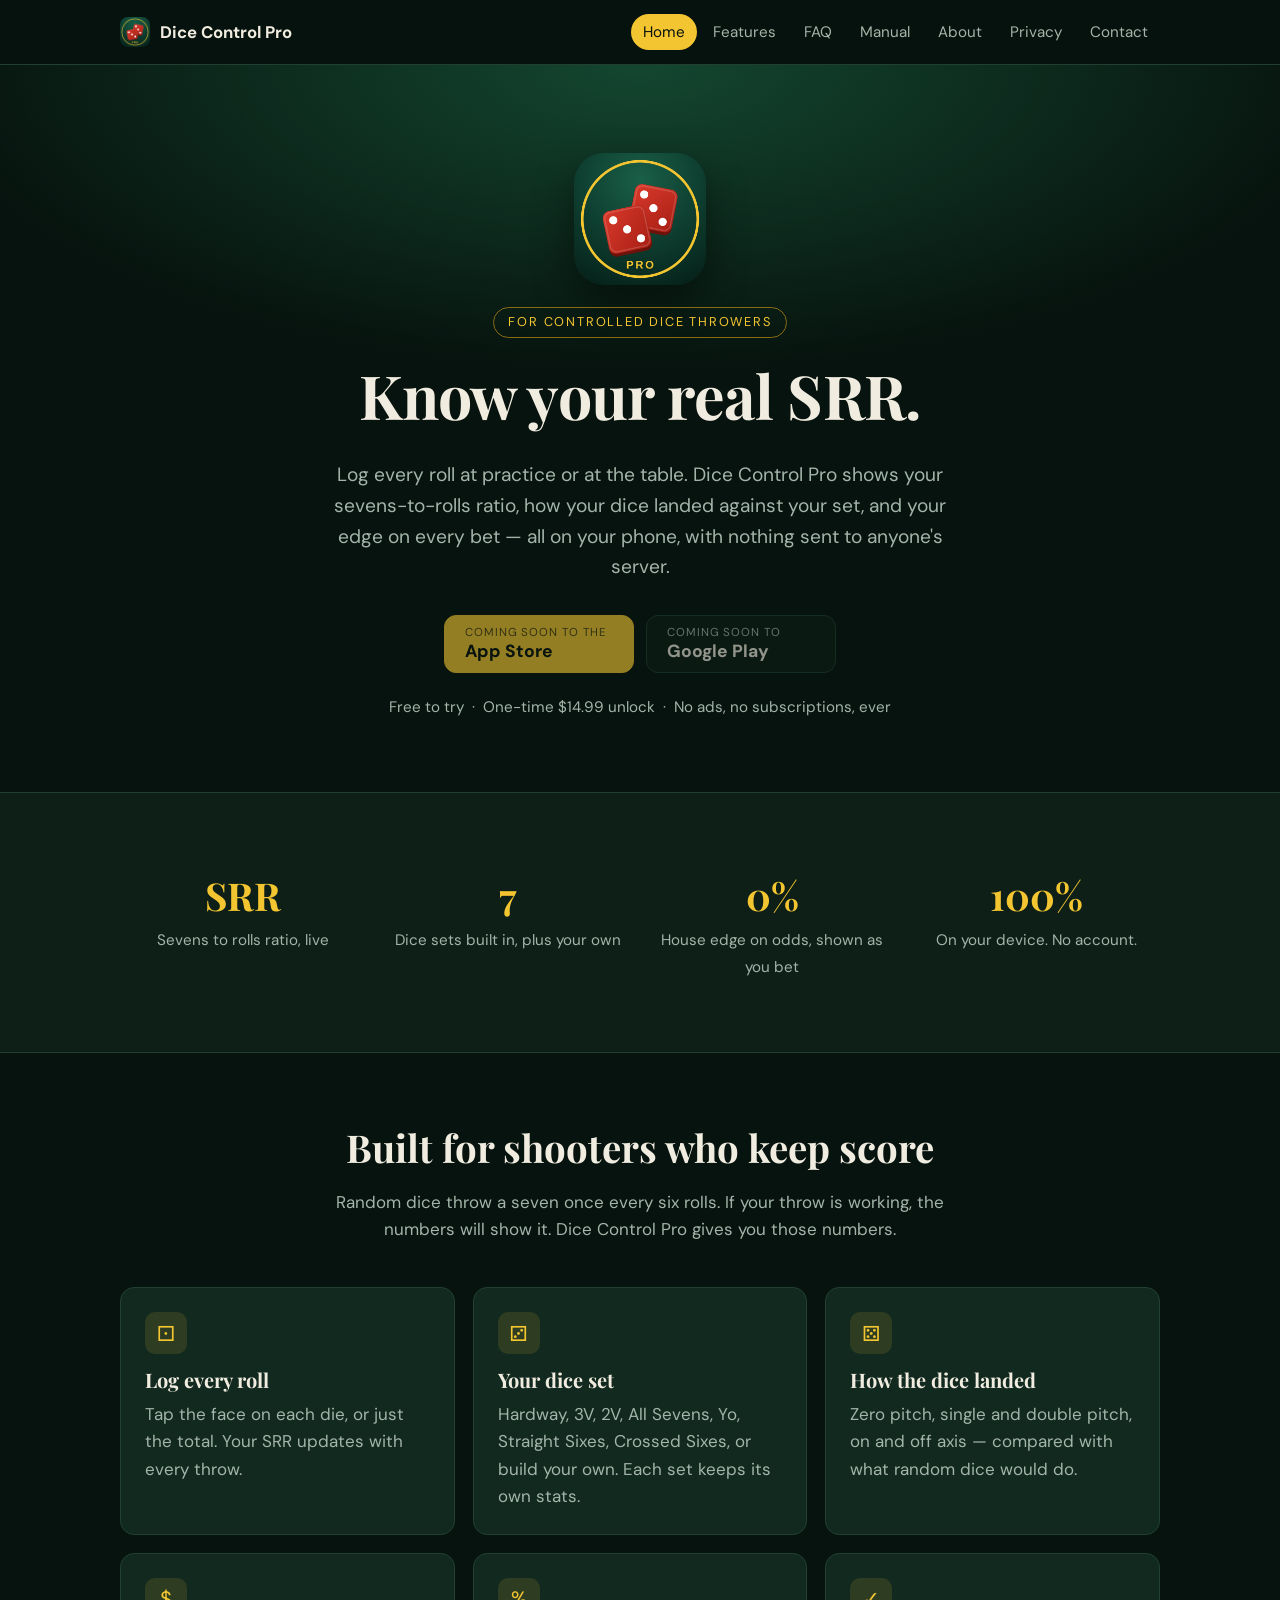
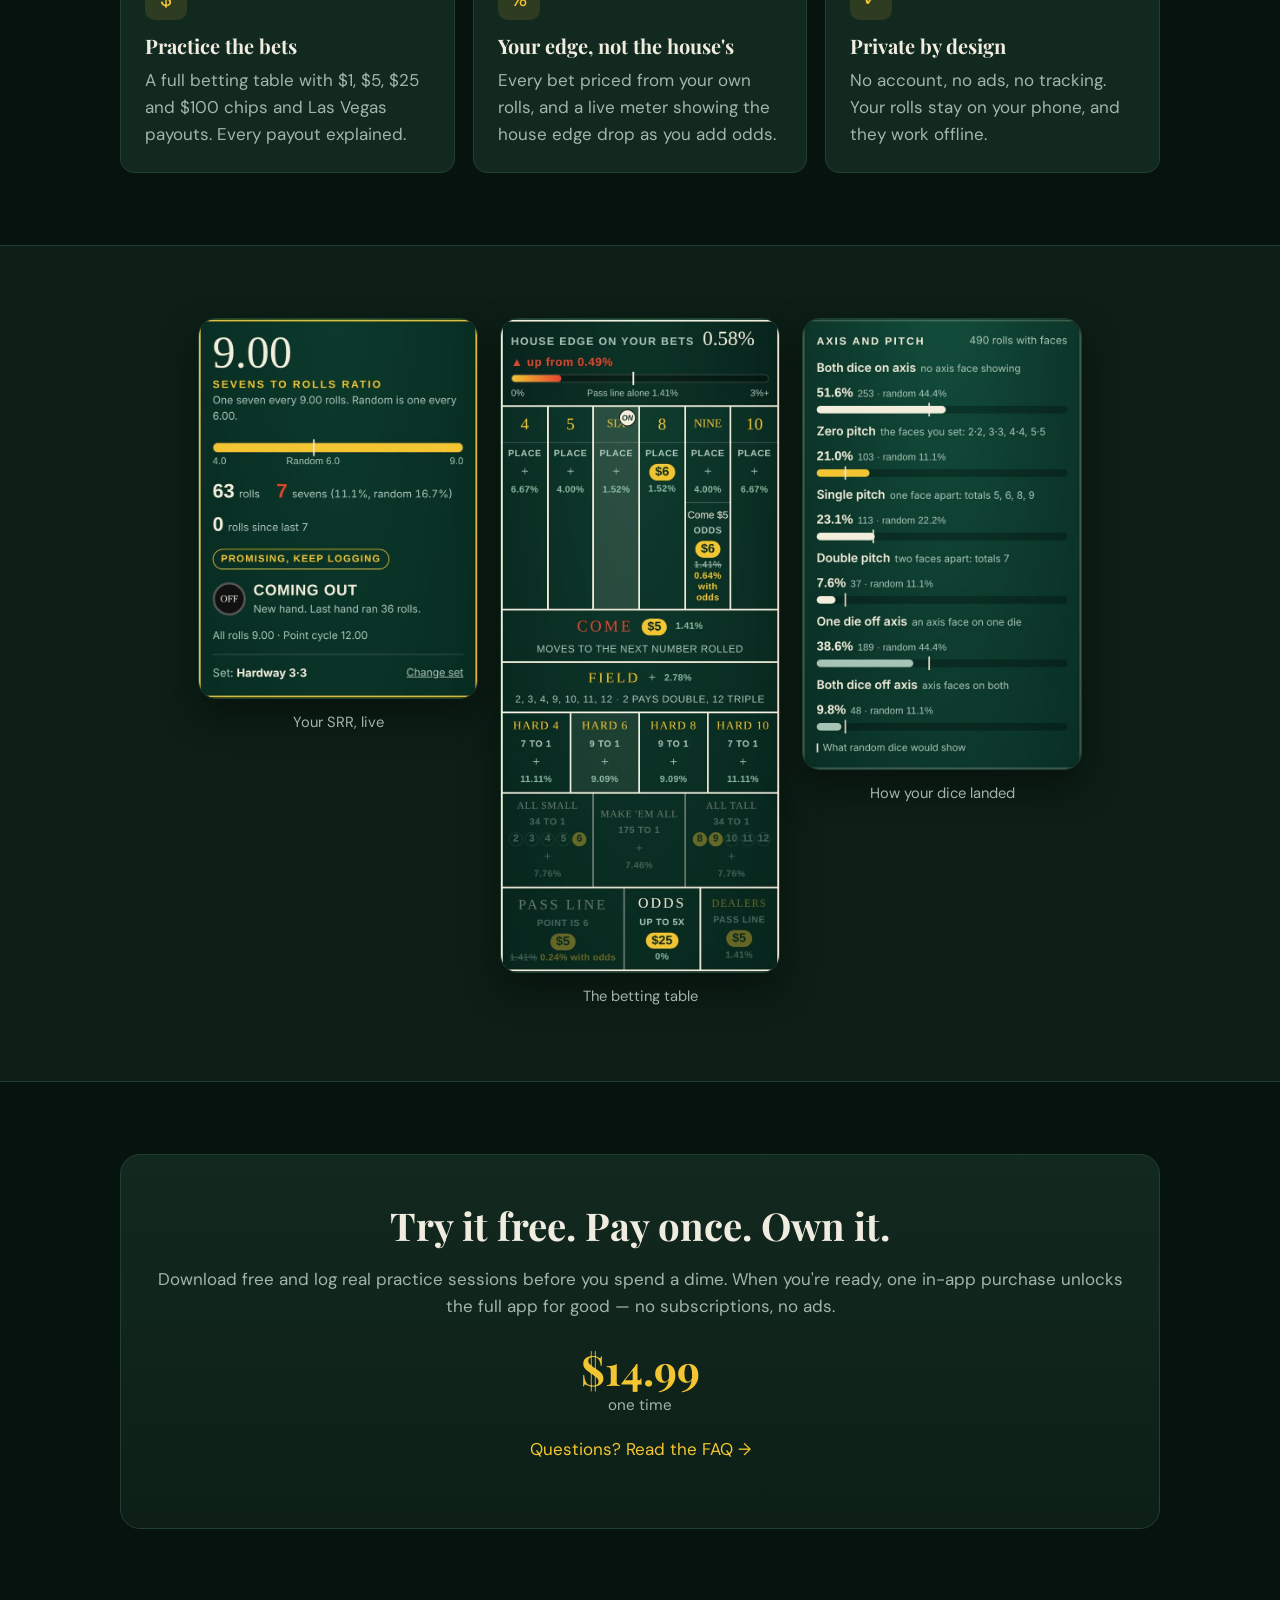
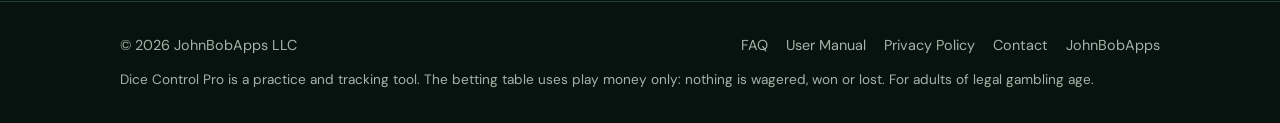
<file: index.html>
<!doctype html>
<html lang="en">
<head>
  <!-- Google tag -->
  <script async src="https://www.googletagmanager.com/gtm.js?id=GTM-M3QT35DV"></script>
  <script>
    window.dataLayer = window.dataLayer || [];
    function gtag(){dataLayer.push(arguments);}
    gtag('js', new Date());
  </script>
  <meta charset="utf-8">
  <meta name="viewport" content="width=device-width, initial-scale=1">
  <title>Dice Control Pro — Track Your SRR, Know Your Edge</title>
  <meta name="description" content="Dice Control Pro is a practice tracker for controlled dice throwers. Log every roll, see your sevens-to-rolls ratio, how your dice landed against your set, and your edge on every craps bet. Free to try, one-time $14.99 unlock.">
  <link rel="icon" href="favicon.png" type="image/png">
  <link rel="apple-touch-icon" href="apple-touch-icon.png">
  <meta property="og:title" content="Dice Control Pro — Track Your SRR, Know Your Edge">
  <meta property="og:description" content="Dice Control Pro is a practice tracker for controlled dice throwers. Log every roll, see your sevens-to-rolls ratio, how your dice landed against your set, and your edge on every craps bet. Free to try, one-time $14.99 unlock.">
  <meta property="og:type" content="website">
  <meta property="og:url" content="https://dicecontrolpro.com/">
  <meta property="og:image" content="https://dicecontrolpro.com/og.png">
  <link rel="preconnect" href="https://fonts.googleapis.com">
  <link rel="preconnect" href="https://fonts.gstatic.com" crossorigin>
  <link href="https://fonts.googleapis.com/css2?family=DM+Sans:wght@400;500;700&family=Playfair+Display:wght@700&display=swap" rel="stylesheet">
  <link rel="stylesheet" href="style.css">
</head>
<body>
  <header class="site-header">
    <div class="wrap">
      <a class="brand" href="./"><img src="favicon.png" alt="">Dice Control Pro</a>
      <nav class="nav" aria-label="Main">
        <a href="./" aria-current="page">Home</a>
        <a href="features.html">Features</a>
        <a href="faq.html">FAQ</a>
        <a href="manual.html">Manual</a>
        <a href="about.html">About</a>
        <a href="privacy.html">Privacy</a>
        <a href="contact.html">Contact</a>
      </nav>
    </div>
  </header>

  <main>
    <section class="hero">
      <div class="wrap">
        <img class="hero-icon" src="icon-512.png" alt="Dice Control Pro app icon">
        <span class="eyebrow">For controlled dice throwers</span>
        <h1>Know your real SRR.</h1>
        <p class="lead">Log every roll at practice or at the table. Dice Control Pro shows your sevens-to-rolls ratio, how your dice landed against your set, and your edge on every bet — all on your phone, with nothing sent to anyone's server.</p>
        <div class="buttons">
          <!-- When the app is live, replace href="#" with the store link and remove class "soon" -->
          <a class="btn primary soon" href="#" aria-disabled="true"><small>Coming soon to the</small><strong>App Store</strong></a>
          <a class="btn soon" href="#" aria-disabled="true"><small>Coming soon to</small><strong>Google Play</strong></a>
        </div>
        <p class="price-note">Free to try &nbsp;·&nbsp; One-time $14.99 unlock &nbsp;·&nbsp; No ads, no subscriptions, ever</p>
      </div>
    </section>

    <section class="alt">
      <div class="wrap">
        <div class="stat-row">
          <div class="stat"><strong>SRR</strong><span>Sevens to rolls ratio, live</span></div>
          <div class="stat"><strong>7</strong><span>Dice sets built in, plus your own</span></div>
          <div class="stat"><strong>0%</strong><span>House edge on odds, shown as you bet</span></div>
          <div class="stat"><strong>100%</strong><span>On your device. No account.</span></div>
        </div>
      </div>
    </section>

    <section>
      <div class="wrap">
        <div class="section-head">
          <h2>Built for shooters who keep score</h2>
          <p>Random dice throw a seven once every six rolls. If your throw is working, the numbers will show it. Dice Control Pro gives you those numbers.</p>
        </div>
        <div class="grid six">
          <div class="card"><div class="icon">⚀&#xFE0E;</div><h3>Log every roll</h3><p>Tap the face on each die, or just the total. Your SRR updates with every throw.</p></div>
          <div class="card"><div class="icon">⚂&#xFE0E;</div><h3>Your dice set</h3><p>Hardway, 3V, 2V, All Sevens, Yo, Straight Sixes, Crossed Sixes, or build your own. Each set keeps its own stats.</p></div>
          <div class="card"><div class="icon">⚄&#xFE0E;</div><h3>How the dice landed</h3><p>Zero pitch, single and double pitch, on and off axis — compared with what random dice would do.</p></div>
          <div class="card"><div class="icon">$</div><h3>Practice the bets</h3><p>A full betting table with $1, $5, $25 and $100 chips and Las Vegas payouts. Every payout explained.</p></div>
          <div class="card"><div class="icon">%</div><h3>Your edge, not the house's</h3><p>Every bet priced from your own rolls, and a live meter showing the house edge drop as you add odds.</p></div>
          <div class="card"><div class="icon">✓</div><h3>Private by design</h3><p>No account, no ads, no tracking. Your rolls stay on your phone, and they work offline.</p></div>
        </div>
      </div>
    </section>

    <section class="alt">
      <div class="wrap">
        <div class="shots">
          <figure class="shot"><img src="roll-hero.jpg" alt="Roll screen showing SRR" loading="lazy"><figcaption>Your SRR, live</figcaption></figure>
          <figure class="shot"><img src="bet-table.jpg" alt="Betting table with chips and house edge meter" loading="lazy"><figcaption>The betting table</figcaption></figure>
          <figure class="shot"><img src="stats6.jpg" alt="Axis and pitch stats" loading="lazy"><figcaption>How your dice landed</figcaption></figure>
        </div>
      </div>
    </section>

    <section>
      <div class="wrap">
        <div class="cta">
          <h2>Try it free. Pay once. Own it.</h2>
          <p>Download free and log real practice sessions before you spend a dime. When you're ready, one in-app purchase unlocks the full app for good — no subscriptions, no ads.</p>
          <div class="pricebox"><strong>$14.99</strong><span>one time</span></div>
          <p style="margin-top:18px"><a href="faq.html">Questions? Read the FAQ →</a></p>
        </div>
      </div>
    </section>
  </main>

  <footer class="site-footer">
    <div class="wrap">
      <span>© 2026 JohnBobApps LLC</span>
      <nav aria-label="Footer">
        <a href="faq.html">FAQ</a>
        <a href="manual.html">User Manual</a>
        <a href="privacy.html">Privacy Policy</a>
        <a href="contact.html">Contact</a>
        <a href="https://johnbobapps.com">JohnBobApps</a>
      </nav>
      <p class="fineprint">Dice Control Pro is a practice and tracking tool. The betting table uses play money only: nothing is wagered, won or lost. For adults of legal gambling age.</p>
    </div>
  </footer>
</body>
</html>
</file>
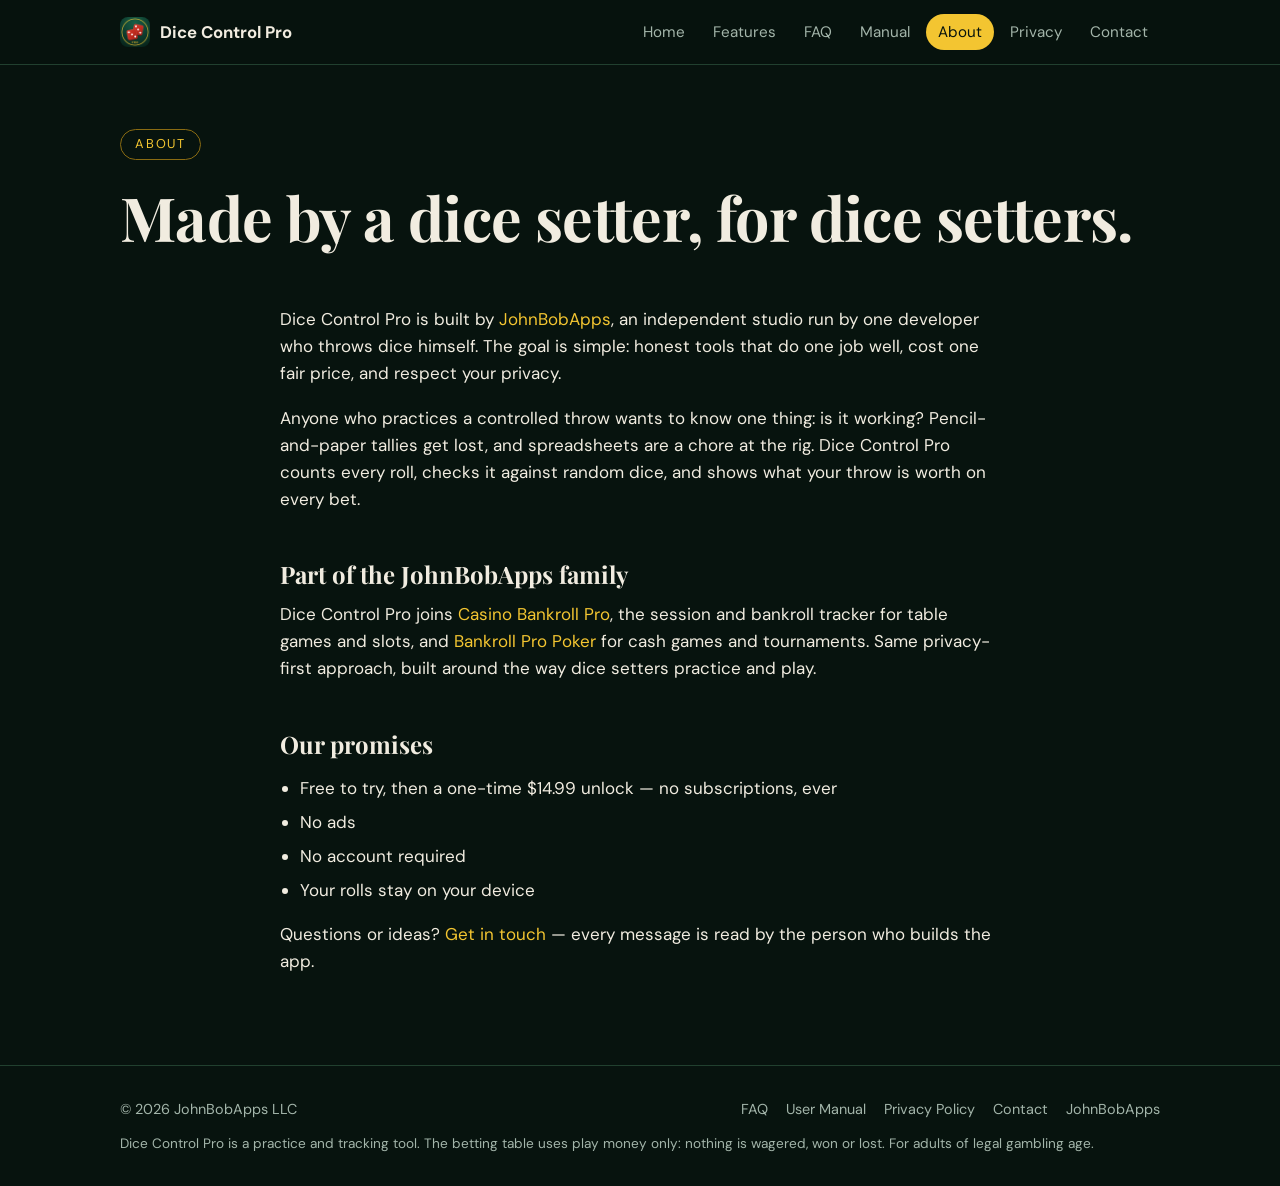
<file: about.html>
<!doctype html>
<html lang="en">
<head>
  <!-- Google tag -->
  <script async src="https://www.googletagmanager.com/gtm.js?id=GTM-M3QT35DV"></script>
  <script>
    window.dataLayer = window.dataLayer || [];
    function gtag(){dataLayer.push(arguments);}
    gtag('js', new Date());
  </script>
  <meta charset="utf-8">
  <meta name="viewport" content="width=device-width, initial-scale=1">
  <title>About — Dice Control Pro</title>
  <meta name="description" content="Dice Control Pro is built by JohnBobApps, an independent studio making privacy-first tools for casino players.">
  <link rel="icon" href="favicon.png" type="image/png">
  <link rel="apple-touch-icon" href="apple-touch-icon.png">
  <meta property="og:title" content="About — Dice Control Pro">
  <meta property="og:description" content="Dice Control Pro is built by JohnBobApps, an independent studio making privacy-first tools for casino players.">
  <meta property="og:type" content="website">
  <meta property="og:url" content="https://dicecontrolpro.com/about.html">
  <meta property="og:image" content="https://dicecontrolpro.com/og.png">
  <link rel="preconnect" href="https://fonts.googleapis.com">
  <link rel="preconnect" href="https://fonts.gstatic.com" crossorigin>
  <link href="https://fonts.googleapis.com/css2?family=DM+Sans:wght@400;500;700&family=Playfair+Display:wght@700&display=swap" rel="stylesheet">
  <link rel="stylesheet" href="style.css">
</head>
<body>
  <header class="site-header">
    <div class="wrap">
      <a class="brand" href="./"><img src="favicon.png" alt="">Dice Control Pro</a>
      <nav class="nav" aria-label="Main">
        <a href="./">Home</a>
        <a href="features.html">Features</a>
        <a href="faq.html">FAQ</a>
        <a href="manual.html">Manual</a>
        <a href="about.html" aria-current="page">About</a>
        <a href="privacy.html">Privacy</a>
        <a href="contact.html">Contact</a>
      </nav>
    </div>
  </header>

  <main>
    <div class="wrap page-hero">
      <span class="eyebrow">About</span>
      <h1>Made by a dice setter, for dice setters.</h1>
    </div>

    <div class="wrap prose">
      <p>Dice Control Pro is built by <a href="https://johnbobapps.com">JohnBobApps</a>, an independent studio run by one developer who throws dice himself. The goal is simple: honest tools that do one job well, cost one fair price, and respect your privacy.</p>

      <p>Anyone who practices a controlled throw wants to know one thing: is it working? Pencil-and-paper tallies get lost, and spreadsheets are a chore at the rig. Dice Control Pro counts every roll, checks it against random dice, and shows what your throw is worth on every bet.</p>

      <h2>Part of the JohnBobApps family</h2>
      <p>Dice Control Pro joins <a href="https://casinobankrollpro.com">Casino Bankroll Pro</a>, the session and bankroll tracker for table games and slots, and <a href="https://pokerbankrollpro.app">Bankroll Pro Poker</a> for cash games and tournaments. Same privacy-first approach, built around the way dice setters practice and play.</p>

      <h2>Our promises</h2>
      <ul>
        <li>Free to try, then a one-time $14.99 unlock — no subscriptions, ever</li>
        <li>No ads</li>
        <li>No account required</li>
        <li>Your rolls stay on your device</li>
      </ul>

      <p>Questions or ideas? <a href="contact.html">Get in touch</a> — every message is read by the person who builds the app.</p>
    </div>
  </main>

  <footer class="site-footer">
    <div class="wrap">
      <span>© 2026 JohnBobApps LLC</span>
      <nav aria-label="Footer">
        <a href="faq.html">FAQ</a>
        <a href="manual.html">User Manual</a>
        <a href="privacy.html">Privacy Policy</a>
        <a href="contact.html">Contact</a>
        <a href="https://johnbobapps.com">JohnBobApps</a>
      </nav>
      <p class="fineprint">Dice Control Pro is a practice and tracking tool. The betting table uses play money only: nothing is wagered, won or lost. For adults of legal gambling age.</p>
    </div>
  </footer>
</body>
</html>
</file>
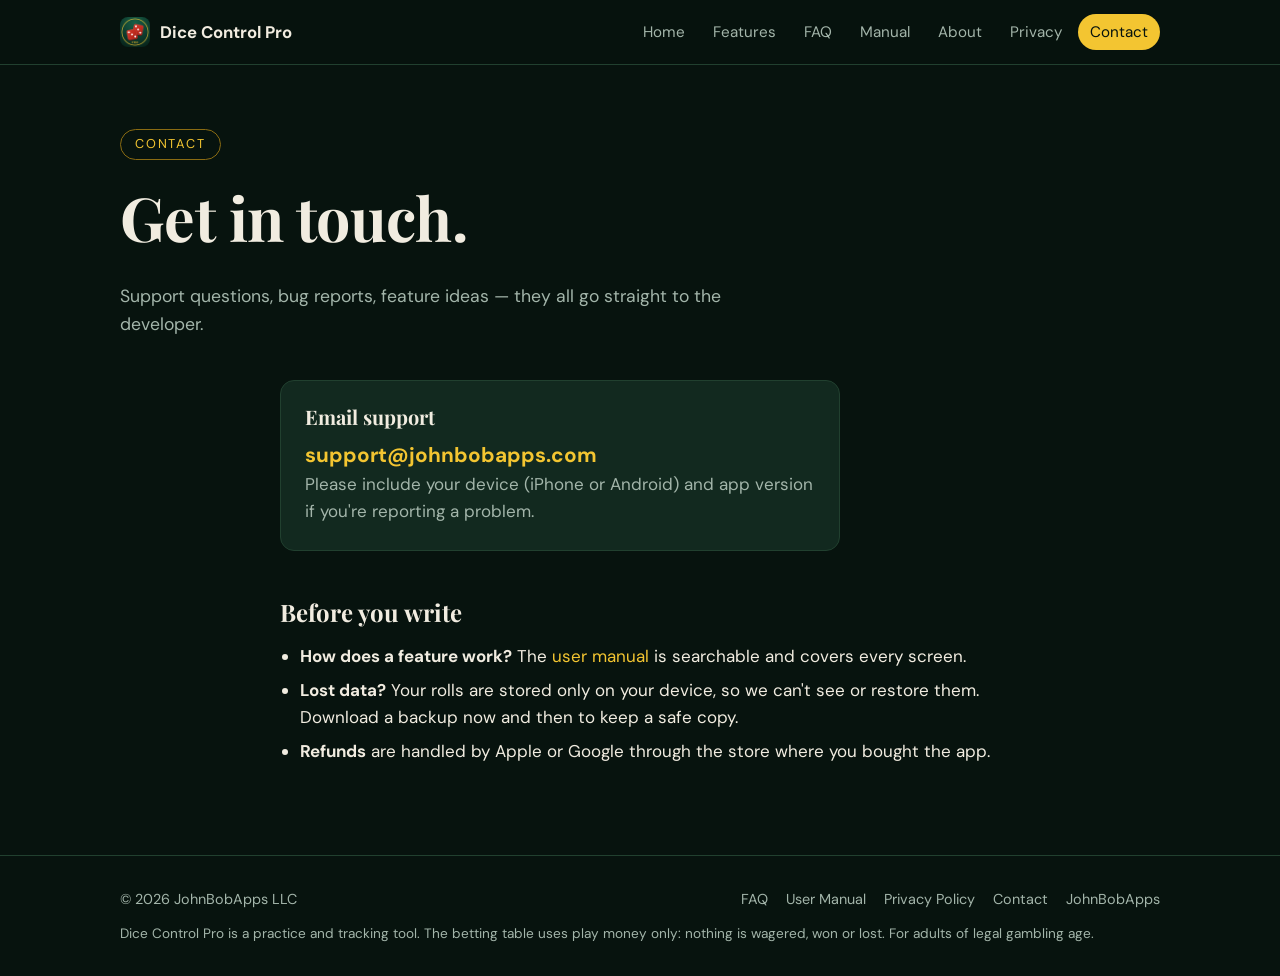
<file: contact.html>
<!doctype html>
<html lang="en">
<head>
  <!-- Google tag -->
  <script async src="https://www.googletagmanager.com/gtm.js?id=GTM-M3QT35DV"></script>
  <script>
    window.dataLayer = window.dataLayer || [];
    function gtag(){dataLayer.push(arguments);}
    gtag('js', new Date());
  </script>
  <meta charset="utf-8">
  <meta name="viewport" content="width=device-width, initial-scale=1">
  <title>Contact — Dice Control Pro</title>
  <meta name="description" content="Support questions, bug reports and feature ideas for Dice Control Pro go straight to the developer.">
  <link rel="icon" href="favicon.png" type="image/png">
  <link rel="apple-touch-icon" href="apple-touch-icon.png">
  <meta property="og:title" content="Contact — Dice Control Pro">
  <meta property="og:description" content="Support questions, bug reports and feature ideas for Dice Control Pro go straight to the developer.">
  <meta property="og:type" content="website">
  <meta property="og:url" content="https://dicecontrolpro.com/contact.html">
  <meta property="og:image" content="https://dicecontrolpro.com/og.png">
  <link rel="preconnect" href="https://fonts.googleapis.com">
  <link rel="preconnect" href="https://fonts.gstatic.com" crossorigin>
  <link href="https://fonts.googleapis.com/css2?family=DM+Sans:wght@400;500;700&family=Playfair+Display:wght@700&display=swap" rel="stylesheet">
  <link rel="stylesheet" href="style.css">
</head>
<body>
  <header class="site-header">
    <div class="wrap">
      <a class="brand" href="./"><img src="favicon.png" alt="">Dice Control Pro</a>
      <nav class="nav" aria-label="Main">
        <a href="./">Home</a>
        <a href="features.html">Features</a>
        <a href="faq.html">FAQ</a>
        <a href="manual.html">Manual</a>
        <a href="about.html">About</a>
        <a href="privacy.html">Privacy</a>
        <a href="contact.html" aria-current="page">Contact</a>
      </nav>
    </div>
  </header>

  <main>
    <div class="wrap page-hero">
      <span class="eyebrow">Contact</span>
      <h1>Get in touch.</h1>
      <p>Support questions, bug reports, feature ideas — they all go straight to the developer.</p>
    </div>

    <div class="wrap prose">
      <div class="card contact-card">
        <h3>Email support</h3>
        <p><a class="email" href="mailto:support@johnbobapps.com?subject=Dice%20Control%20Pro">support@johnbobapps.com</a></p>
        <p>Please include your device (iPhone or Android) and app version if you're reporting a problem.</p>
      </div>

      <h2>Before you write</h2>
      <ul>
        <li><strong>How does a feature work?</strong> The <a href="manual.html">user manual</a> is searchable and covers every screen.</li>
        <li><strong>Lost data?</strong> Your rolls are stored only on your device, so we can't see or restore them. Download a backup now and then to keep a safe copy.</li>
        <li><strong>Refunds</strong> are handled by Apple or Google through the store where you bought the app.</li>
      </ul>
    </div>
  </main>

  <footer class="site-footer">
    <div class="wrap">
      <span>© 2026 JohnBobApps LLC</span>
      <nav aria-label="Footer">
        <a href="faq.html">FAQ</a>
        <a href="manual.html">User Manual</a>
        <a href="privacy.html">Privacy Policy</a>
        <a href="contact.html">Contact</a>
        <a href="https://johnbobapps.com">JohnBobApps</a>
      </nav>
      <p class="fineprint">Dice Control Pro is a practice and tracking tool. The betting table uses play money only: nothing is wagered, won or lost. For adults of legal gambling age.</p>
    </div>
  </footer>
</body>
</html>
</file>
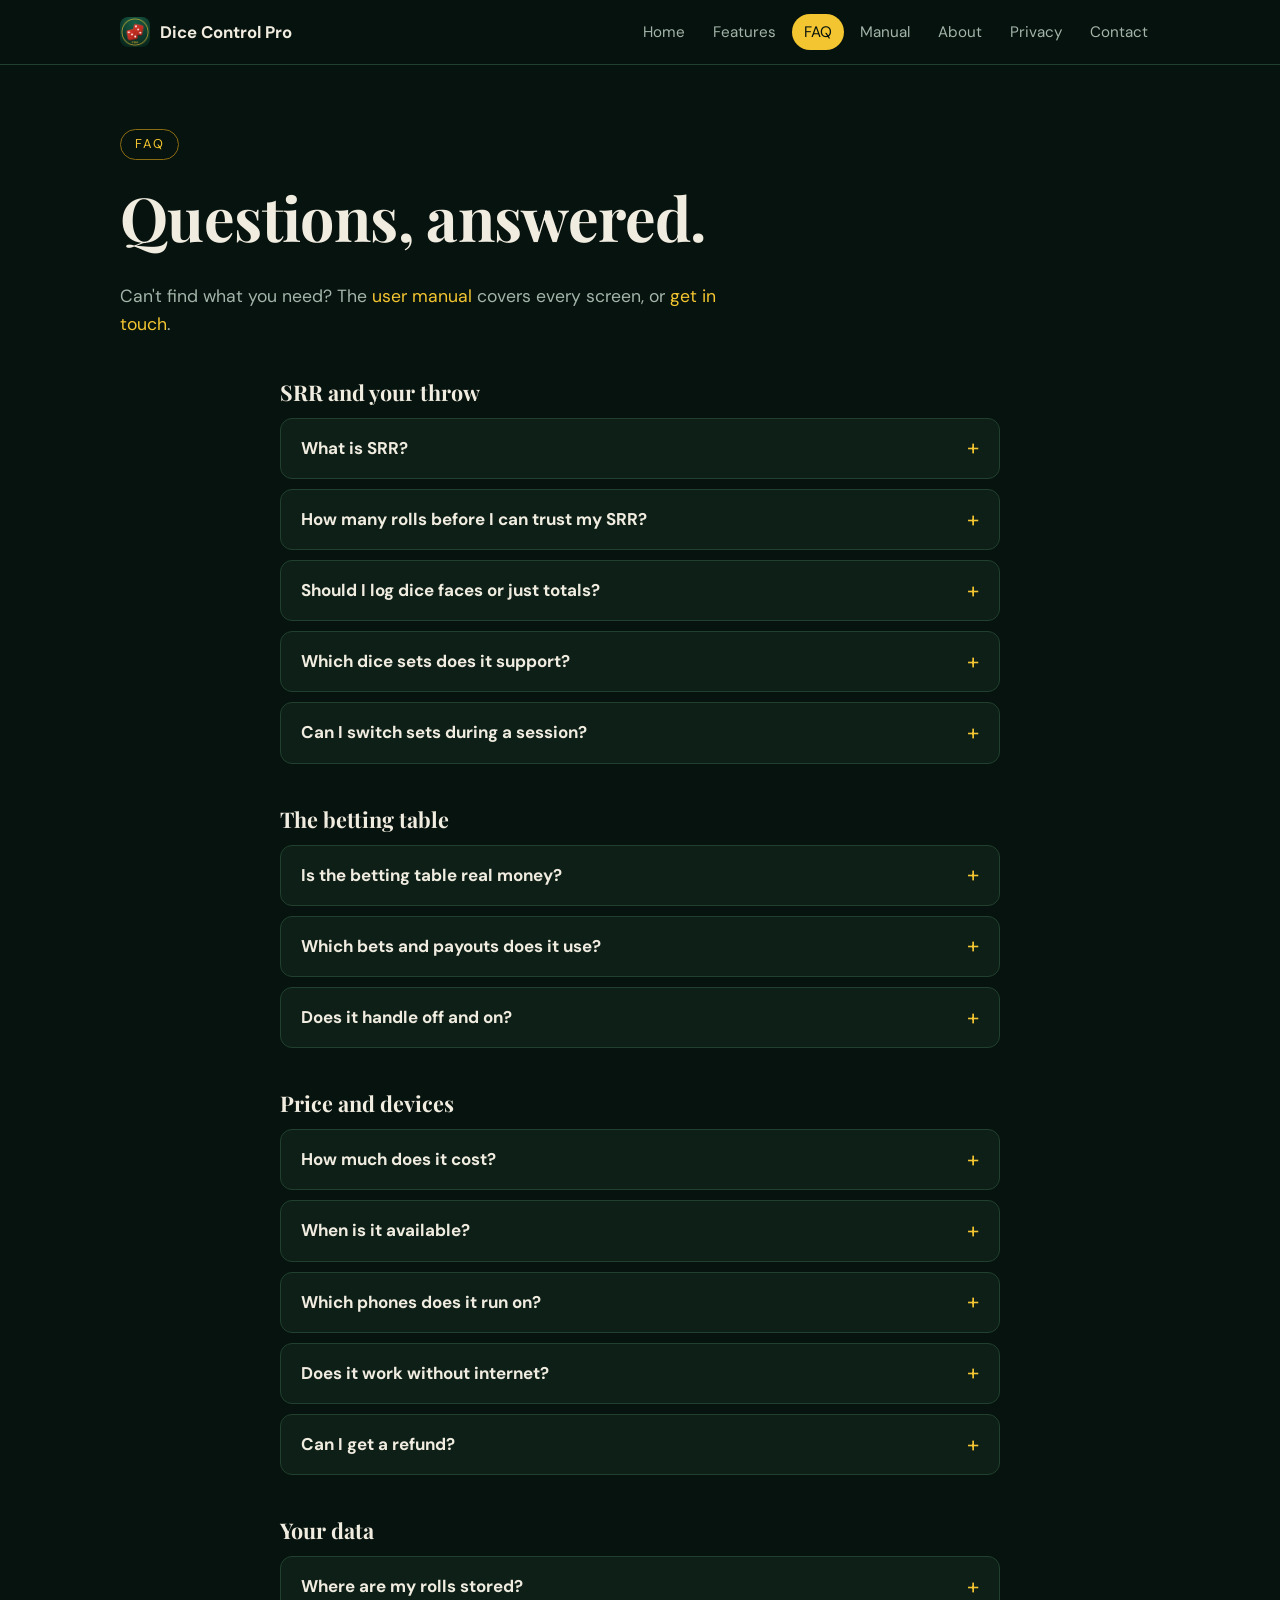
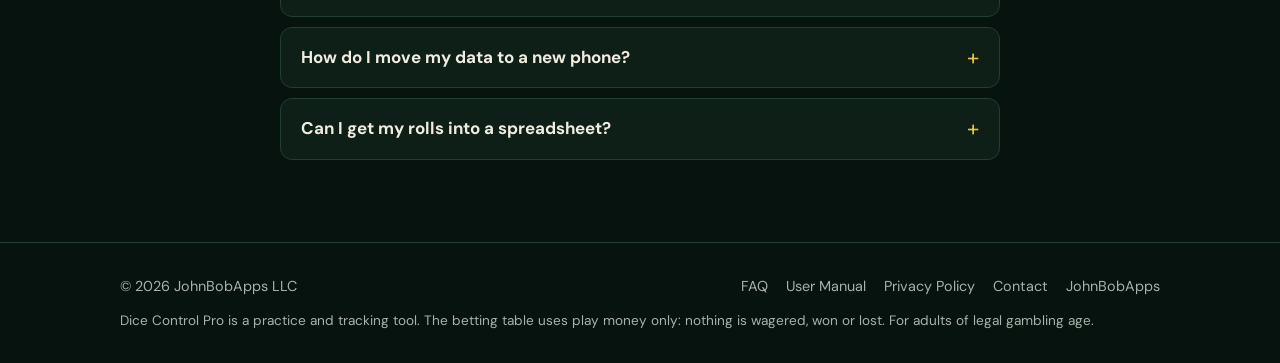
<file: faq.html>
<!doctype html>
<html lang="en">
<head>
  <!-- Google tag -->
  <script async src="https://www.googletagmanager.com/gtm.js?id=GTM-M3QT35DV"></script>
  <script>
    window.dataLayer = window.dataLayer || [];
    function gtag(){dataLayer.push(arguments);}
    gtag('js', new Date());
  </script>
  <meta charset="utf-8">
  <meta name="viewport" content="width=device-width, initial-scale=1">
  <title>FAQ — Dice Control Pro</title>
  <meta name="description" content="Answers about Dice Control Pro: SRR, dice sets, the betting table, pricing, privacy and backups.">
  <link rel="icon" href="favicon.png" type="image/png">
  <link rel="apple-touch-icon" href="apple-touch-icon.png">
  <meta property="og:title" content="FAQ — Dice Control Pro">
  <meta property="og:description" content="Answers about Dice Control Pro: SRR, dice sets, the betting table, pricing, privacy and backups.">
  <meta property="og:type" content="website">
  <meta property="og:url" content="https://dicecontrolpro.com/faq.html">
  <meta property="og:image" content="https://dicecontrolpro.com/og.png">
  <link rel="preconnect" href="https://fonts.googleapis.com">
  <link rel="preconnect" href="https://fonts.gstatic.com" crossorigin>
  <link href="https://fonts.googleapis.com/css2?family=DM+Sans:wght@400;500;700&family=Playfair+Display:wght@700&display=swap" rel="stylesheet">
  <link rel="stylesheet" href="style.css">
</head>
<body>
  <header class="site-header">
    <div class="wrap">
      <a class="brand" href="./"><img src="favicon.png" alt="">Dice Control Pro</a>
      <nav class="nav" aria-label="Main">
        <a href="./">Home</a>
        <a href="features.html">Features</a>
        <a href="faq.html" aria-current="page">FAQ</a>
        <a href="manual.html">Manual</a>
        <a href="about.html">About</a>
        <a href="privacy.html">Privacy</a>
        <a href="contact.html">Contact</a>
      </nav>
    </div>
  </header>

  <main>
    <div class="wrap page-hero">
      <span class="eyebrow">FAQ</span>
      <h1>Questions, answered.</h1>
      <p>Can't find what you need? The <a href="manual.html">user manual</a> covers every screen, or <a href="contact.html">get in touch</a>.</p>
    </div>

    <div class="wrap prose faq">
      <h2>SRR and your throw</h2>
        <details><summary>What is SRR?</summary><p>SRR is your sevens-to-rolls ratio: total rolls divided by the number of sevens. Random dice throw a seven on 6 of the 36 combinations, an SRR of 6.0. An SRR above 6.0 means you are throwing fewer sevens than random.</p></details>
        <details><summary>How many rolls before I can trust my SRR?</summary><p>A few hundred rolls can swing a lot by luck. The app's luck check shows how often random dice would match your number, and it labels small samples. Treat any figure from fewer than 5,000 rolls with a set as a rough guide.</p></details>
        <details><summary>Should I log dice faces or just totals?</summary><p>Faces, whenever you can. Faces let the app see whether your dice stayed on axis, power the axis and pitch stats, and decide hardway bets. Totals are faster but count toward SRR only.</p></details>
        <details><summary>Which dice sets does it support?</summary><p>Hardway (with 3, 2, 4 or 5 on top), 3V, 2V, All Sevens, Yo, Straight Sixes and Crossed Sixes are built in, and you can build any set of your own. Each set keeps its own SRR and stats.</p></details>
        <details><summary>Can I switch sets during a session?</summary><p>Yes. Switch any time, even mid-hand, such as a come-out set and then Hardway once the point is set. Your session, bets and the point carry on, and each roll is credited to the set you threw it with, so every set keeps its own SRR.</p></details>
      <h2>The betting table</h2>
        <details><summary>Is the betting table real money?</summary><p>No. The betting table uses a play-money bankroll so you can practice your betting with real Las Vegas payouts. Nothing is wagered, won or lost.</p></details>
        <details><summary>Which bets and payouts does it use?</summary><p>Pass line and come with true-odds odds up to 3-4-5x (or your own limit), place bets at 9 to 5, 7 to 5 and 7 to 6, hard 6 and 8 at 9 to 1, hard 4 and 10 at 7 to 1, the field with double on 2 and triple on 12, All Tall All Small, and a pass line bet for the dealers. Payouts round down to the dollar like a real table.</p></details>
        <details><summary>Does it handle off and on?</summary><p>Yes. When a come bet on a number wins while you have a new come bet in the come box, the bets stay put and you're paid the win, just like at the table.</p></details>
      <h2>Price and devices</h2>
        <details><summary>How much does it cost?</summary><p>Dice Control Pro is free to download and try. A one-time in-app purchase of $14.99 unlocks the full app for good. No subscriptions, no ads.</p></details>
        <details><summary>When is it available?</summary><p>Dice Control Pro is coming soon to the App Store and Google Play. Check back here, or follow JohnBobApps for the launch.</p></details>
        <details><summary>Which phones does it run on?</summary><p>iPhone (iOS) and Android phones.</p></details>
        <details><summary>Does it work without internet?</summary><p>Yes. Everything runs on your phone, so it works at a practice rig, in a casino or anywhere without a signal.</p></details>
        <details><summary>Can I get a refund?</summary><p>Refunds are handled by Apple or Google through the store where you made the purchase.</p></details>
      <h2>Your data</h2>
        <details><summary>Where are my rolls stored?</summary><p>Only on your device. There is no account and nothing is sent to any server, so nobody else sees your rolls unless you share them.</p></details>
        <details><summary>How do I move my data to a new phone?</summary><p>Use Download backup on the Sessions screen, move the file to your new phone, then use Restore from a backup file.</p></details>
        <details><summary>Can I get my rolls into a spreadsheet?</summary><p>Yes. Download rolls as CSV exports every roll from every session, with its set, how the dice landed and your notes. It opens in Excel or Google Sheets.</p></details>
    </div>
  </main>

  <footer class="site-footer">
    <div class="wrap">
      <span>© 2026 JohnBobApps LLC</span>
      <nav aria-label="Footer">
        <a href="faq.html">FAQ</a>
        <a href="manual.html">User Manual</a>
        <a href="privacy.html">Privacy Policy</a>
        <a href="contact.html">Contact</a>
        <a href="https://johnbobapps.com">JohnBobApps</a>
      </nav>
      <p class="fineprint">Dice Control Pro is a practice and tracking tool. The betting table uses play money only: nothing is wagered, won or lost. For adults of legal gambling age.</p>
    </div>
  </footer>
</body>
</html>
</file>
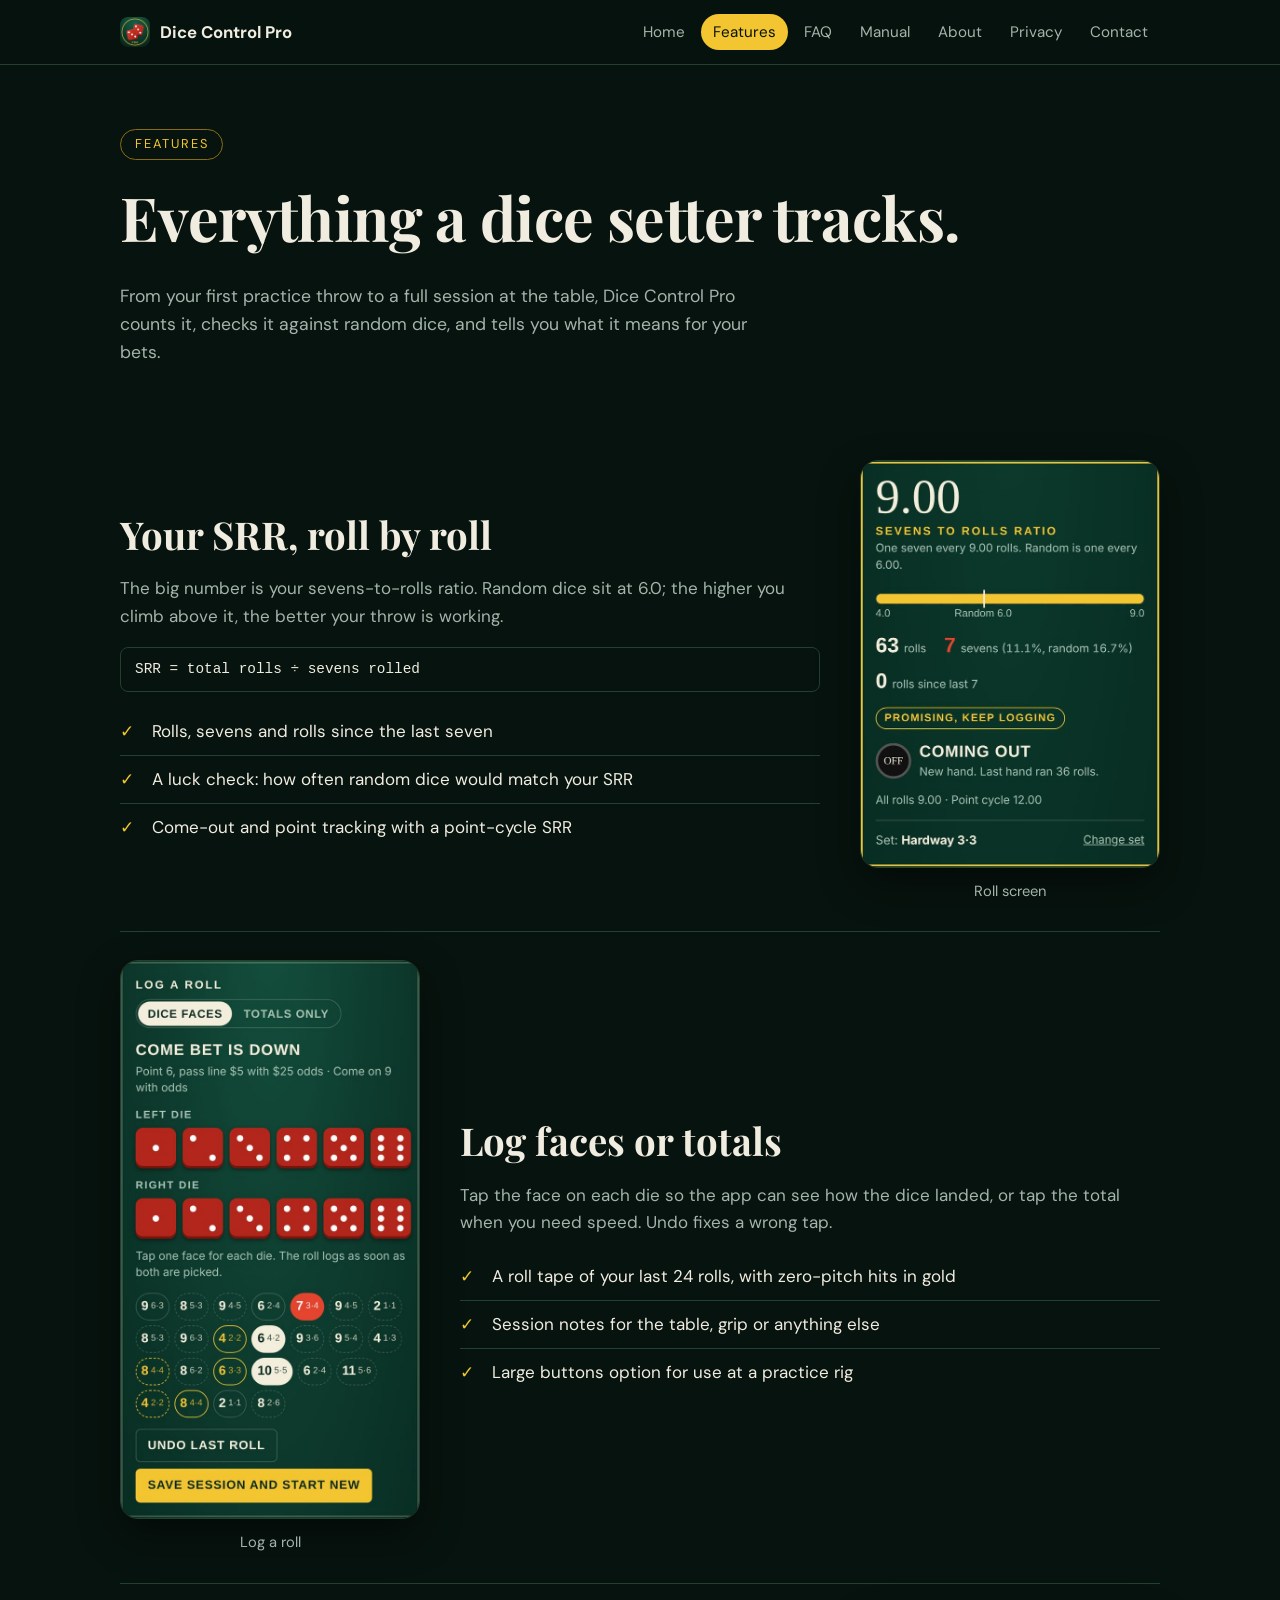
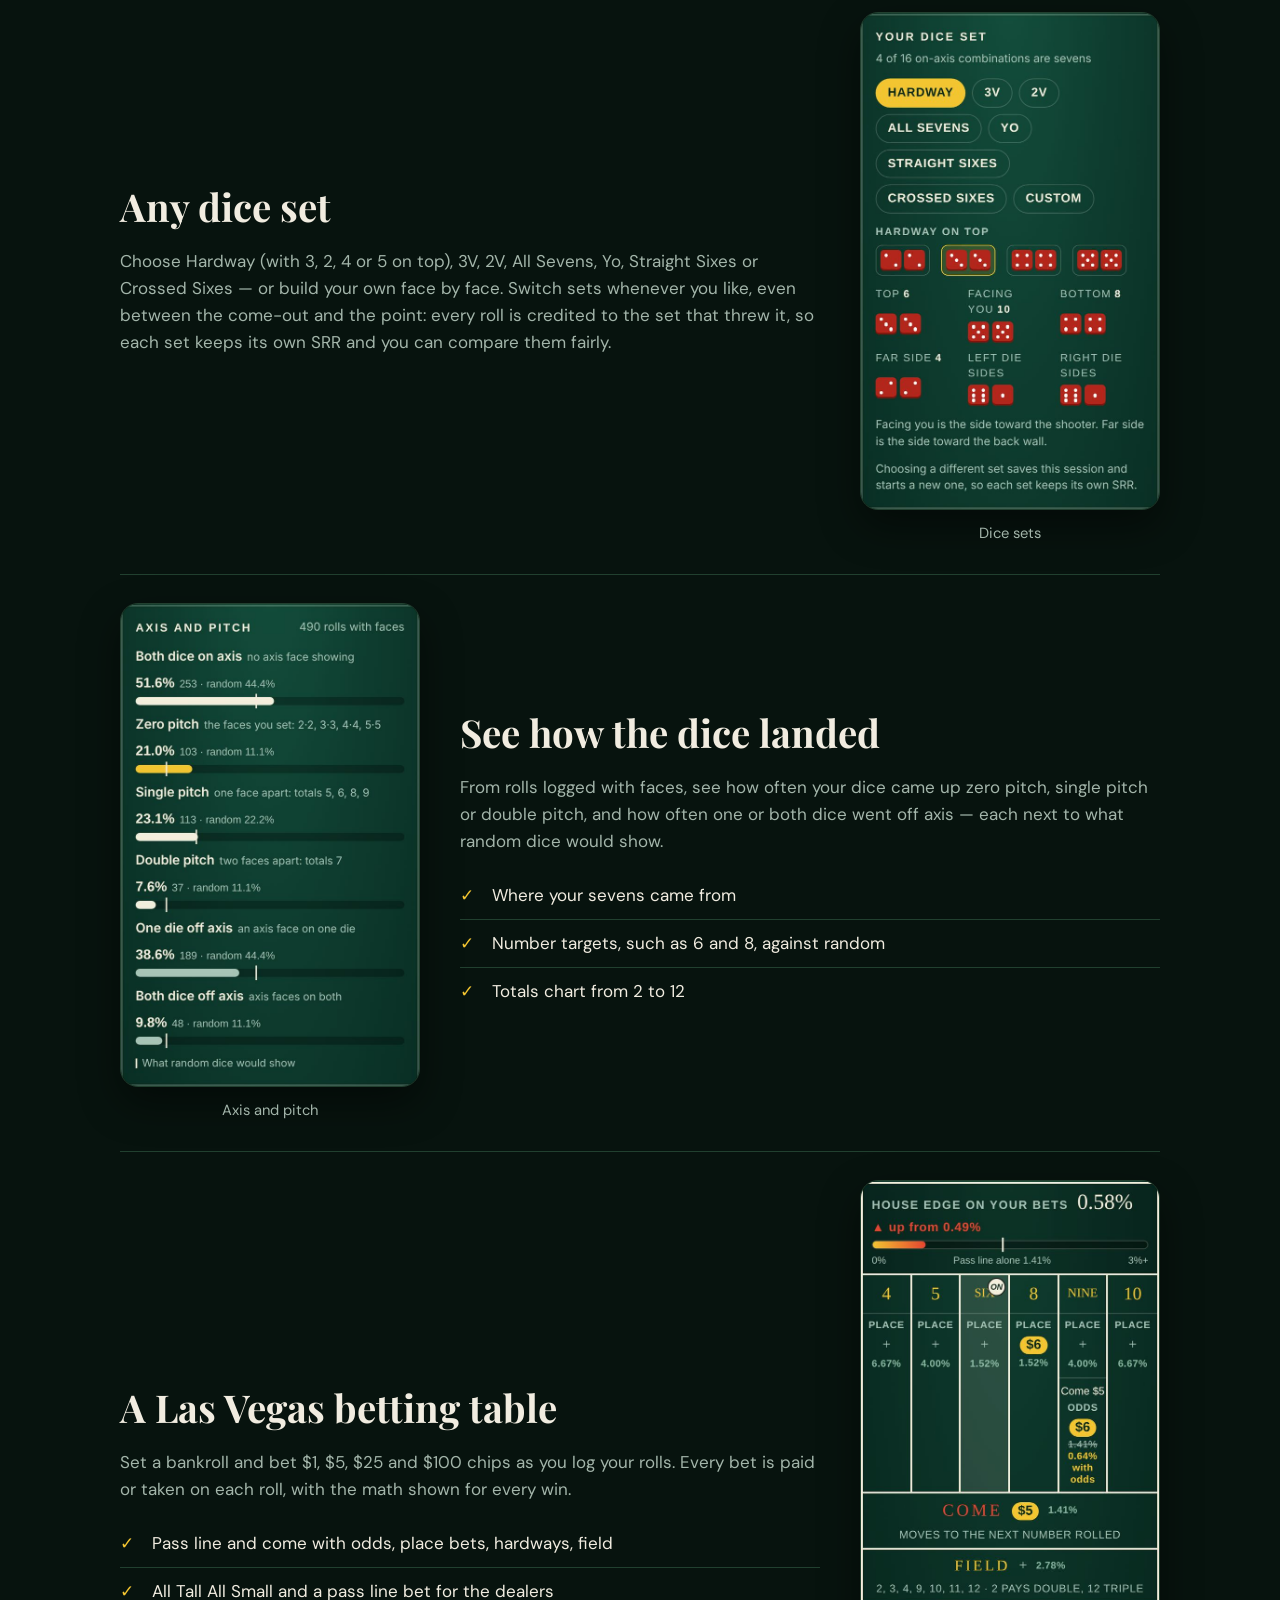
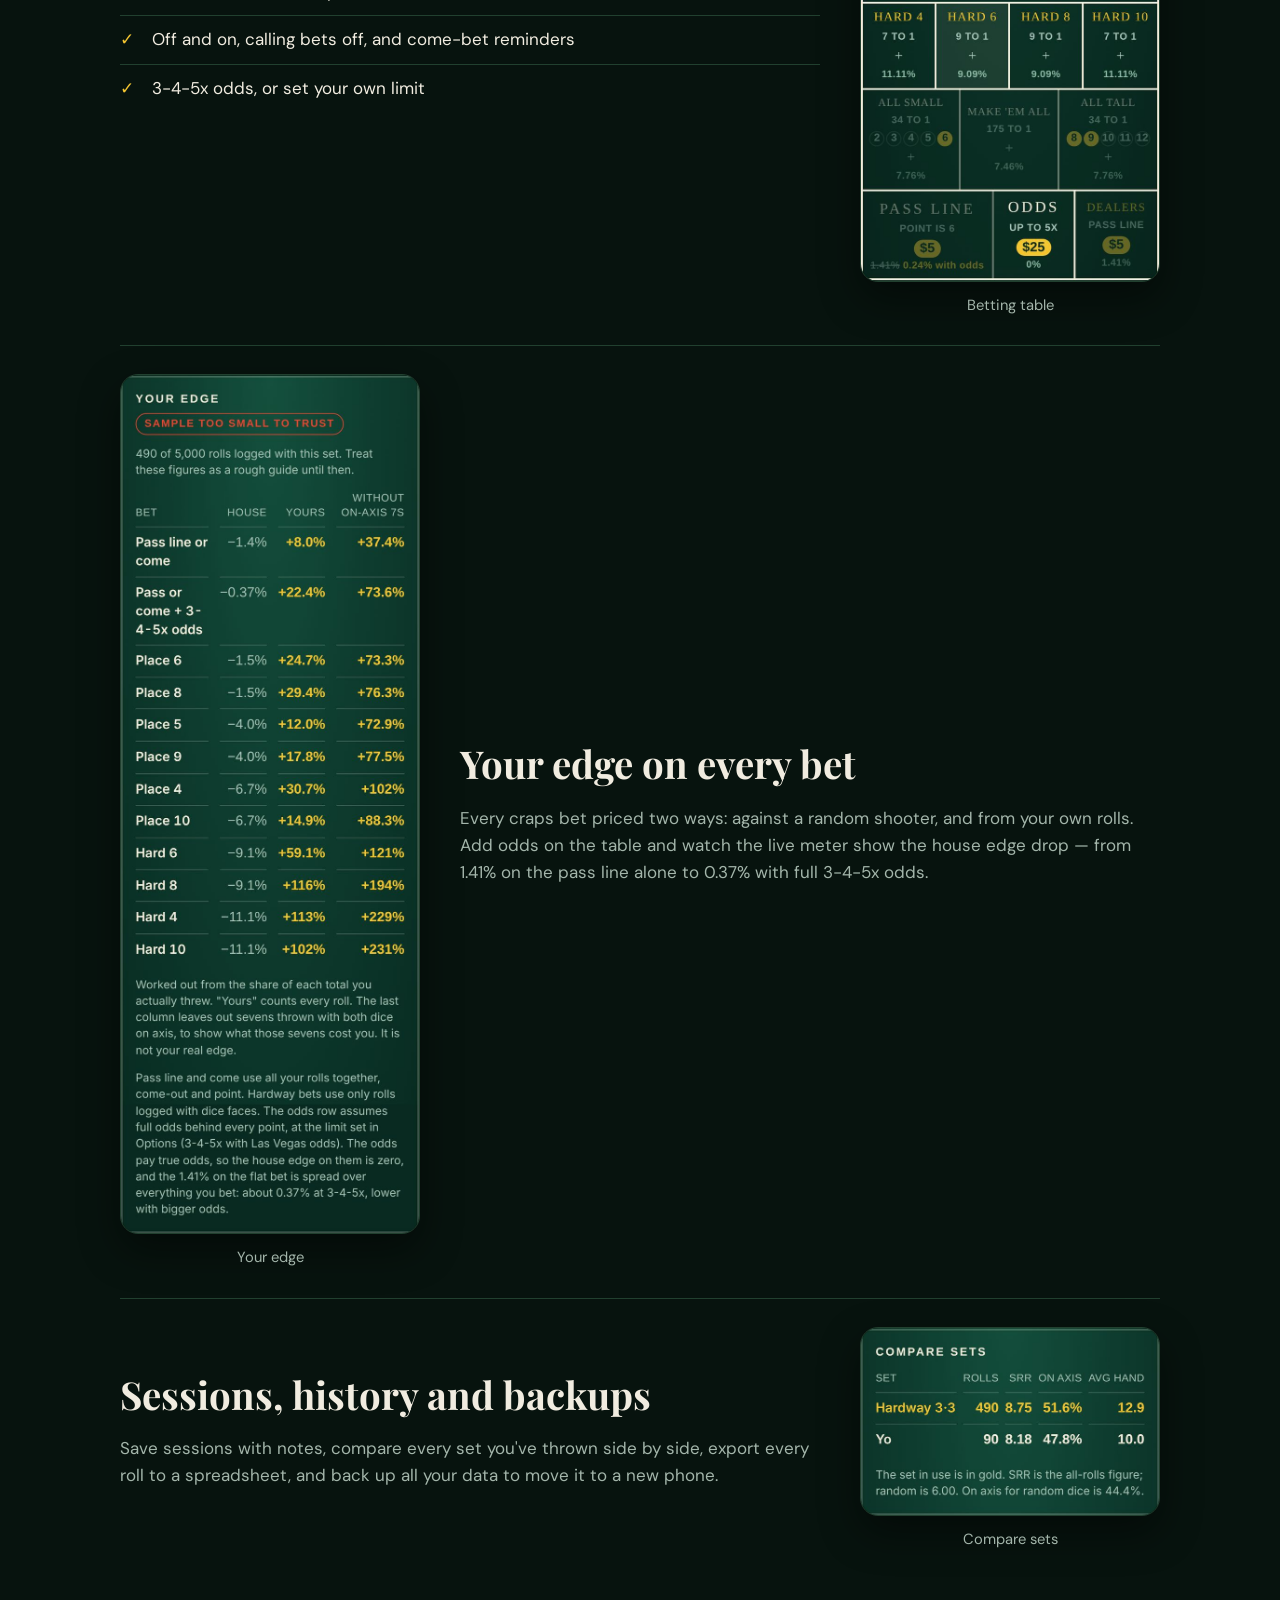
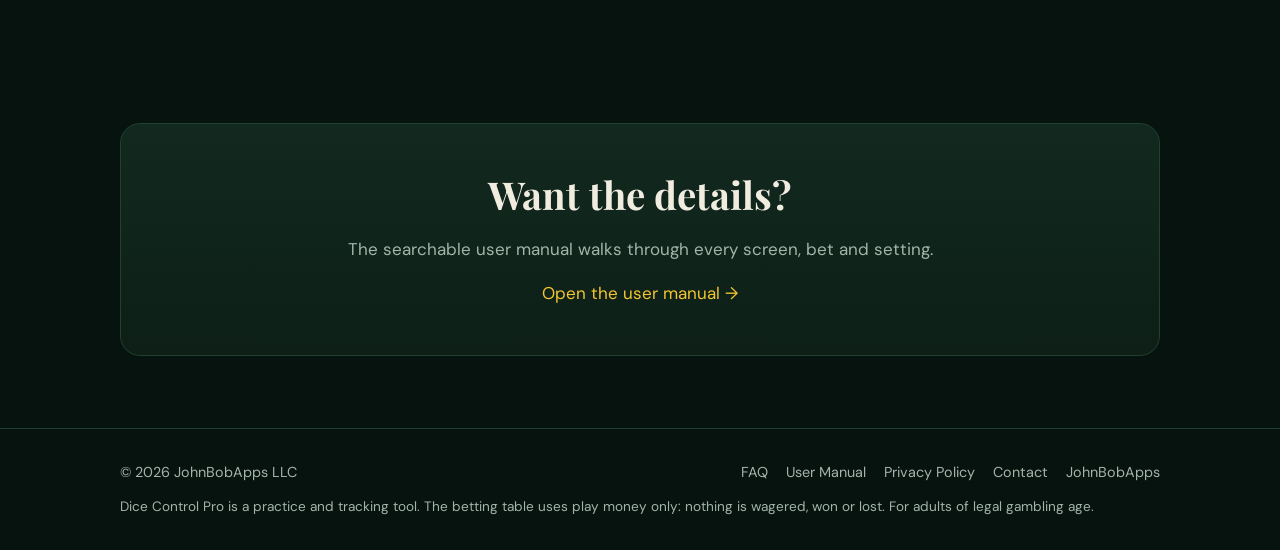
<file: features.html>
<!doctype html>
<html lang="en">
<head>
  <!-- Google tag -->
  <script async src="https://www.googletagmanager.com/gtm.js?id=GTM-M3QT35DV"></script>
  <script>
    window.dataLayer = window.dataLayer || [];
    function gtag(){dataLayer.push(arguments);}
    gtag('js', new Date());
  </script>
  <meta charset="utf-8">
  <meta name="viewport" content="width=device-width, initial-scale=1">
  <title>Features — Dice Control Pro</title>
  <meta name="description" content="SRR tracking, dice sets, axis and pitch analysis, a Las Vegas betting table, house edge with odds, your edge on every bet, session history, CSV export and backups.">
  <link rel="icon" href="favicon.png" type="image/png">
  <link rel="apple-touch-icon" href="apple-touch-icon.png">
  <meta property="og:title" content="Features — Dice Control Pro">
  <meta property="og:description" content="SRR tracking, dice sets, axis and pitch analysis, a Las Vegas betting table, house edge with odds, your edge on every bet, session history, CSV export and backups.">
  <meta property="og:type" content="website">
  <meta property="og:url" content="https://dicecontrolpro.com/features.html">
  <meta property="og:image" content="https://dicecontrolpro.com/og.png">
  <link rel="preconnect" href="https://fonts.googleapis.com">
  <link rel="preconnect" href="https://fonts.gstatic.com" crossorigin>
  <link href="https://fonts.googleapis.com/css2?family=DM+Sans:wght@400;500;700&family=Playfair+Display:wght@700&display=swap" rel="stylesheet">
  <link rel="stylesheet" href="style.css">
</head>
<body>
  <header class="site-header">
    <div class="wrap">
      <a class="brand" href="./"><img src="favicon.png" alt="">Dice Control Pro</a>
      <nav class="nav" aria-label="Main">
        <a href="./">Home</a>
        <a href="features.html" aria-current="page">Features</a>
        <a href="faq.html">FAQ</a>
        <a href="manual.html">Manual</a>
        <a href="about.html">About</a>
        <a href="privacy.html">Privacy</a>
        <a href="contact.html">Contact</a>
      </nav>
    </div>
  </header>

  <main>
    <div class="wrap page-hero">
      <span class="eyebrow">Features</span>
      <h1>Everything a dice setter tracks.</h1>
      <p>From your first practice throw to a full session at the table, Dice Control Pro counts it, checks it against random dice, and tells you what it means for your bets.</p>
    </div>

    <section style="padding-top:24px">
      <div class="wrap">
        <div class="feature">
          <div>
            <h2>Your SRR, roll by roll</h2>
            <p>The big number is your sevens-to-rolls ratio. Random dice sit at 6.0; the higher you climb above it, the better your throw is working.</p>
            <div class="formula">SRR = total rolls ÷ sevens rolled</div>
            <ul class="checklist" style="margin-top:16px">
              <li>Rolls, sevens and rolls since the last seven</li>
              <li>A luck check: how often random dice would match your SRR</li>
              <li>Come-out and point tracking with a point-cycle SRR</li>
            </ul>
          </div>
          <figure class="shot"><img src="roll-hero.jpg" alt="Roll screen with SRR gauge" loading="lazy"><figcaption>Roll screen</figcaption></figure>
        </div>
        <div class="feature flip">
          <div>
            <h2>Log faces or totals</h2>
            <p>Tap the face on each die so the app can see how the dice landed, or tap the total when you need speed. Undo fixes a wrong tap.</p>
            <ul class="checklist">
              <li>A roll tape of your last 24 rolls, with zero-pitch hits in gold</li>
              <li>Session notes for the table, grip or anything else</li>
              <li>Large buttons option for use at a practice rig</li>
            </ul>
          </div>
          <figure class="shot"><img src="log-roll.jpg" alt="Dice buttons and roll tape" loading="lazy"><figcaption>Log a roll</figcaption></figure>
        </div>
        <div class="feature">
          <div>
            <h2>Any dice set</h2>
            <p>Choose Hardway (with 3, 2, 4 or 5 on top), 3V, 2V, All Sevens, Yo, Straight Sixes or Crossed Sixes — or build your own face by face. Switch sets whenever you like, even between the come-out and the point: every roll is credited to the set that threw it, so each set keeps its own SRR and you can compare them fairly.</p>
          </div>
          <figure class="shot"><img src="set.jpg" alt="Dice set screen" loading="lazy"><figcaption>Dice sets</figcaption></figure>
        </div>
        <div class="feature flip">
          <div>
            <h2>See how the dice landed</h2>
            <p>From rolls logged with faces, see how often your dice came up zero pitch, single pitch or double pitch, and how often one or both dice went off axis — each next to what random dice would show.</p>
            <ul class="checklist">
              <li>Where your sevens came from</li>
              <li>Number targets, such as 6 and 8, against random</li>
              <li>Totals chart from 2 to 12</li>
            </ul>
          </div>
          <figure class="shot"><img src="stats6.jpg" alt="Axis and pitch breakdown" loading="lazy"><figcaption>Axis and pitch</figcaption></figure>
        </div>
        <div class="feature">
          <div>
            <h2>A Las Vegas betting table</h2>
            <p>Set a bankroll and bet $1, $5, $25 and $100 chips as you log your rolls. Every bet is paid or taken on each roll, with the math shown for every win.</p>
            <ul class="checklist">
              <li>Pass line and come with odds, place bets, hardways, field</li>
              <li>All Tall All Small and a pass line bet for the dealers</li>
              <li>Off and on, calling bets off, and come-bet reminders</li>
              <li>3-4-5x odds, or set your own limit</li>
            </ul>
          </div>
          <figure class="shot"><img src="bet-table.jpg" alt="Betting table layout" loading="lazy"><figcaption>Betting table</figcaption></figure>
        </div>
        <div class="feature flip">
          <div>
            <h2>Your edge on every bet</h2>
            <p>Every craps bet priced two ways: against a random shooter, and from your own rolls. Add odds on the table and watch the live meter show the house edge drop — from 1.41% on the pass line alone to 0.37% with full 3-4-5x odds.</p>
          </div>
          <figure class="shot"><img src="stats1.jpg" alt="Your edge table" loading="lazy"><figcaption>Your edge</figcaption></figure>
        </div>
        <div class="feature">
          <div>
            <h2>Sessions, history and backups</h2>
            <p>Save sessions with notes, compare every set you've thrown side by side, export every roll to a spreadsheet, and back up all your data to move it to a new phone.</p>
          </div>
          <figure class="shot"><img src="sess0.jpg" alt="Compare sets table" loading="lazy"><figcaption>Compare sets</figcaption></figure>
        </div>
      </div>
    </section>

    <section>
      <div class="wrap">
        <div class="cta">
          <h2>Want the details?</h2>
          <p>The searchable user manual walks through every screen, bet and setting.</p>
          <a href="manual.html">Open the user manual →</a>
        </div>
      </div>
    </section>
  </main>

  <footer class="site-footer">
    <div class="wrap">
      <span>© 2026 JohnBobApps LLC</span>
      <nav aria-label="Footer">
        <a href="faq.html">FAQ</a>
        <a href="manual.html">User Manual</a>
        <a href="privacy.html">Privacy Policy</a>
        <a href="contact.html">Contact</a>
        <a href="https://johnbobapps.com">JohnBobApps</a>
      </nav>
      <p class="fineprint">Dice Control Pro is a practice and tracking tool. The betting table uses play money only: nothing is wagered, won or lost. For adults of legal gambling age.</p>
    </div>
  </footer>
</body>
</html>
</file>
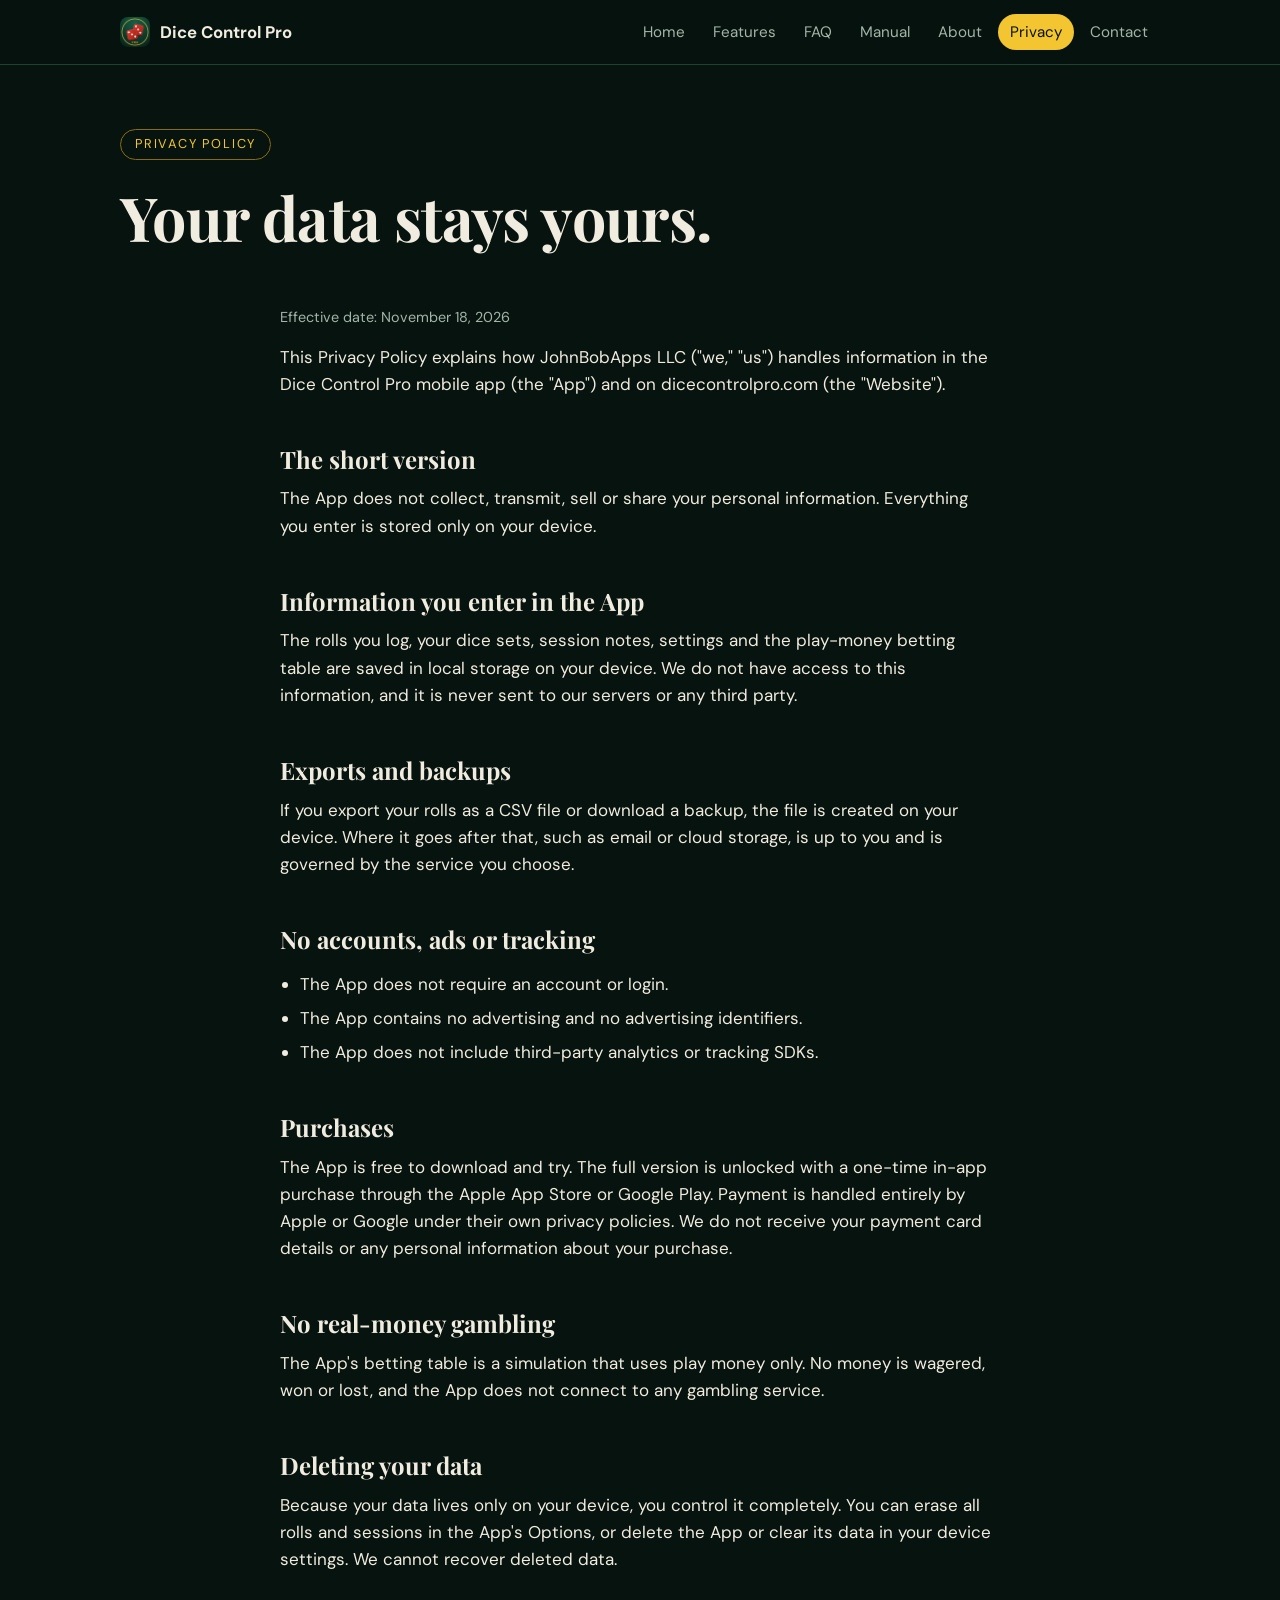
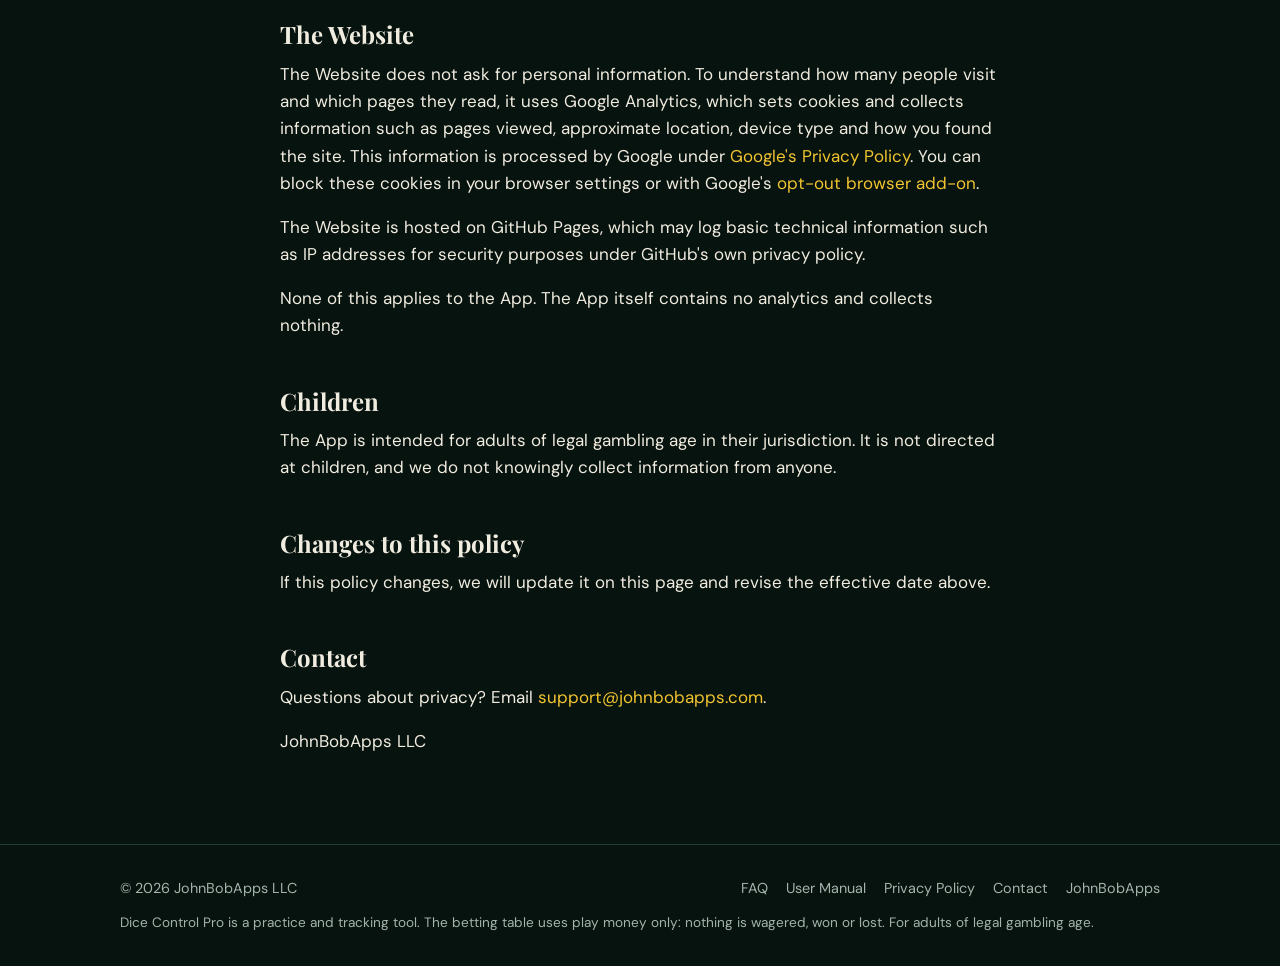
<file: privacy.html>
<!doctype html>
<html lang="en">
<head>
  <!-- Google tag -->
  <script async src="https://www.googletagmanager.com/gtm.js?id=GTM-M3QT35DV"></script>
  <script>
    window.dataLayer = window.dataLayer || [];
    function gtag(){dataLayer.push(arguments);}
    gtag('js', new Date());
  </script>
  <meta charset="utf-8">
  <meta name="viewport" content="width=device-width, initial-scale=1">
  <title>Privacy Policy — Dice Control Pro</title>
  <meta name="description" content="Dice Control Pro does not collect, transmit, sell or share your personal information. Everything you enter in the app stays on your device.">
  <link rel="icon" href="favicon.png" type="image/png">
  <link rel="apple-touch-icon" href="apple-touch-icon.png">
  <meta property="og:title" content="Privacy Policy — Dice Control Pro">
  <meta property="og:description" content="Dice Control Pro does not collect, transmit, sell or share your personal information. Everything you enter in the app stays on your device.">
  <meta property="og:type" content="website">
  <meta property="og:url" content="https://dicecontrolpro.com/privacy.html">
  <meta property="og:image" content="https://dicecontrolpro.com/og.png">
  <link rel="preconnect" href="https://fonts.googleapis.com">
  <link rel="preconnect" href="https://fonts.gstatic.com" crossorigin>
  <link href="https://fonts.googleapis.com/css2?family=DM+Sans:wght@400;500;700&family=Playfair+Display:wght@700&display=swap" rel="stylesheet">
  <link rel="stylesheet" href="style.css">
</head>
<body>
  <header class="site-header">
    <div class="wrap">
      <a class="brand" href="./"><img src="favicon.png" alt="">Dice Control Pro</a>
      <nav class="nav" aria-label="Main">
        <a href="./">Home</a>
        <a href="features.html">Features</a>
        <a href="faq.html">FAQ</a>
        <a href="manual.html">Manual</a>
        <a href="about.html">About</a>
        <a href="privacy.html" aria-current="page">Privacy</a>
        <a href="contact.html">Contact</a>
      </nav>
    </div>
  </header>

  <main>
    <div class="wrap page-hero">
      <span class="eyebrow">Privacy Policy</span>
      <h1>Your data stays yours.</h1>
    </div>

    <div class="wrap prose">
      <p class="updated">Effective date: November 18, 2026</p>

      <p>This Privacy Policy explains how JohnBobApps LLC ("we," "us") handles information in the Dice Control Pro mobile app (the "App") and on dicecontrolpro.com (the "Website").</p>

      <h2>The short version</h2>
      <p>The App does not collect, transmit, sell or share your personal information. Everything you enter is stored only on your device.</p>

      <h2>Information you enter in the App</h2>
      <p>The rolls you log, your dice sets, session notes, settings and the play-money betting table are saved in local storage on your device. We do not have access to this information, and it is never sent to our servers or any third party.</p>

      <h2>Exports and backups</h2>
      <p>If you export your rolls as a CSV file or download a backup, the file is created on your device. Where it goes after that, such as email or cloud storage, is up to you and is governed by the service you choose.</p>

      <h2>No accounts, ads or tracking</h2>
      <ul>
        <li>The App does not require an account or login.</li>
        <li>The App contains no advertising and no advertising identifiers.</li>
        <li>The App does not include third-party analytics or tracking SDKs.</li>
      </ul>

      <h2>Purchases</h2>
      <p>The App is free to download and try. The full version is unlocked with a one-time in-app purchase through the Apple App Store or Google Play. Payment is handled entirely by Apple or Google under their own privacy policies. We do not receive your payment card details or any personal information about your purchase.</p>

      <h2>No real-money gambling</h2>
      <p>The App's betting table is a simulation that uses play money only. No money is wagered, won or lost, and the App does not connect to any gambling service.</p>

      <h2>Deleting your data</h2>
      <p>Because your data lives only on your device, you control it completely. You can erase all rolls and sessions in the App's Options, or delete the App or clear its data in your device settings. We cannot recover deleted data.</p>

      <h2>The Website</h2>
      <p>The Website does not ask for personal information. To understand how many people visit and which pages they read, it uses Google Analytics, which sets cookies and collects information such as pages viewed, approximate location, device type and how you found the site. This information is processed by Google under <a href="https://policies.google.com/privacy">Google's Privacy Policy</a>. You can block these cookies in your browser settings or with Google's <a href="https://tools.google.com/dlpage/gaoptout">opt-out browser add-on</a>.</p>
      <p>The Website is hosted on GitHub Pages, which may log basic technical information such as IP addresses for security purposes under GitHub's own privacy policy.</p>
      <p>None of this applies to the App. The App itself contains no analytics and collects nothing.</p>

      <h2>Children</h2>
      <p>The App is intended for adults of legal gambling age in their jurisdiction. It is not directed at children, and we do not knowingly collect information from anyone.</p>

      <h2>Changes to this policy</h2>
      <p>If this policy changes, we will update it on this page and revise the effective date above.</p>

      <h2>Contact</h2>
      <p>Questions about privacy? Email <a href="mailto:support@johnbobapps.com">support@johnbobapps.com</a>.</p>

      <p>JohnBobApps LLC</p>
    </div>
  </main>

  <footer class="site-footer">
    <div class="wrap">
      <span>© 2026 JohnBobApps LLC</span>
      <nav aria-label="Footer">
        <a href="faq.html">FAQ</a>
        <a href="manual.html">User Manual</a>
        <a href="privacy.html">Privacy Policy</a>
        <a href="contact.html">Contact</a>
        <a href="https://johnbobapps.com">JohnBobApps</a>
      </nav>
      <p class="fineprint">Dice Control Pro is a practice and tracking tool. The betting table uses play money only: nothing is wagered, won or lost. For adults of legal gambling age.</p>
    </div>
  </footer>
</body>
</html>
</file>
<file: style.css>
/* Dice Control Pro — site styles (shares the JohnBobApps site layout) */
:root {
  --bg: #07130E;
  --surface: #0D1F17;
  --surface-2: #12291F;
  --line: #21402F;
  --text: #F1ECE0;
  --muted: #A3B5AA;
  --accent: #F3C531;      /* chip gold */
  --accent-deep: #8A6B12;
  --felt: #145A3B;        /* table felt */
  --red: #D23A2A;         /* dice red, used sparingly */
  --radius: 14px;
  --max: 1080px;
}

* { box-sizing: border-box; }
html { scroll-behavior: smooth; }
body {
  margin: 0;
  background: var(--bg);
  color: var(--text);
  font-family: "DM Sans", system-ui, -apple-system, "Segoe UI", sans-serif;
  font-size: 17px;
  line-height: 1.6;
  -webkit-font-smoothing: antialiased;
}
img { max-width: 100%; display: block; }
a { color: var(--accent); text-decoration: none; }
a:hover { text-decoration: underline; }

h1, h2, h3 {
  font-family: "Playfair Display", Georgia, serif;
  line-height: 1.15;
  margin: 0 0 .5em;
  font-weight: 700;
}
h1 { font-size: clamp(2.3rem, 6vw, 3.8rem); letter-spacing: -.01em; }
h2 { font-size: clamp(1.7rem, 4vw, 2.4rem); }
h3 { font-size: 1.25rem; }
p { margin: 0 0 1em; }

.wrap { max-width: var(--max); margin: 0 auto; padding: 0 20px; }

/* Header */
.site-header {
  border-bottom: 1px solid var(--line);
  background: rgba(7,19,14,.92);
  position: sticky; top: 0; z-index: 10;
  backdrop-filter: blur(8px);
}
.site-header .wrap {
  display: flex; align-items: center; justify-content: space-between;
  gap: 16px; flex-wrap: wrap; padding-top: 14px; padding-bottom: 14px;
}
.brand {
  display: flex; align-items: center; gap: 10px;
  color: var(--text); font-weight: 700; font-size: 1.05rem;
}
.brand:hover { text-decoration: none; }
.brand img { width: 30px; height: 30px; }
.nav { display: flex; gap: 4px; flex-wrap: wrap; }
.nav a {
  color: var(--muted); padding: 6px 12px; border-radius: 999px; font-size: .95rem;
}
.nav a:hover { color: var(--text); background: var(--surface-2); text-decoration: none; }
.nav a[aria-current="page"] { color: var(--bg); background: var(--accent); }

/* Hero */
.hero {
  padding: 88px 0 72px;
  background:
    radial-gradient(ellipse 80% 60% at 50% 0%, rgba(35,133,90,.45), transparent 70%),
    var(--bg);
  text-align: center;
}
.eyebrow {
  display: inline-block; font-size: .8rem; letter-spacing: .14em; text-transform: uppercase;
  color: var(--accent); border: 1px solid var(--accent-deep); border-radius: 999px;
  padding: 4px 14px; margin-bottom: 22px;
}
.hero p.lead { color: var(--muted); font-size: 1.2rem; max-width: 640px; margin: 0 auto 32px; }
.suits { color: var(--muted); letter-spacing: .4em; font-size: 1.1rem; margin-bottom: 18px; }
.suits .r { color: var(--red); }

/* Buttons */
.buttons { display: flex; gap: 12px; justify-content: center; flex-wrap: wrap; }
.btn {
  display: inline-flex; flex-direction: column; align-items: flex-start;
  min-width: 190px; padding: 10px 20px; border-radius: 12px;
  border: 1px solid var(--line); background: var(--surface); color: var(--text);
  line-height: 1.25;
}
.btn small { font-size: .72rem; color: var(--muted); text-transform: uppercase; letter-spacing: .08em; }
.btn strong { font-size: 1.1rem; }
.btn:hover { text-decoration: none; border-color: var(--accent-deep); }
.btn.primary { background: var(--accent); color: var(--bg); border-color: var(--accent); }
.btn.primary small { color: rgba(7,19,14,.7); }
.btn.soon { opacity: .6; cursor: default; }

/* Sections */
section { padding: 72px 0; }
section.alt { background: var(--surface); border-top: 1px solid var(--line); border-bottom: 1px solid var(--line); }
.section-head { text-align: center; max-width: 680px; margin: 0 auto 44px; }
.section-head p { color: var(--muted); }

.grid { display: grid; gap: 18px; grid-template-columns: repeat(auto-fit, minmax(240px, 1fr)); }
.card {
  background: var(--surface-2); border: 1px solid var(--line); border-radius: var(--radius);
  padding: 24px;
}
section.alt .card { background: var(--bg); }
.card .icon {
  width: 42px; height: 42px; border-radius: 10px; display: grid; place-items: center;
  background: rgba(243,197,49,.12); color: var(--accent); font-size: 1.3rem; margin-bottom: 14px;
}
.card p { color: var(--muted); margin: 0; }

.stat-row { display: grid; gap: 18px; grid-template-columns: repeat(auto-fit, minmax(180px, 1fr)); text-align: center; }
.stat strong { display: block; font-family: "Playfair Display", Georgia, serif; font-size: 2.4rem; color: var(--accent); }
.stat span { color: var(--muted); font-size: .95rem; }

.split { display: grid; gap: 40px; grid-template-columns: repeat(auto-fit, minmax(300px, 1fr)); align-items: start; }
.checklist { list-style: none; padding: 0; margin: 0; }
.checklist li { padding: 10px 0 10px 32px; position: relative; border-bottom: 1px solid var(--line); }
.checklist li::before {
  content: "✓"; position: absolute; left: 0; top: 10px; color: var(--accent); font-weight: 700;
}
.checklist li:last-child { border-bottom: 0; }

.formula {
  font-family: ui-monospace, "Cascadia Code", Consolas, monospace; font-size: .9rem;
  background: var(--bg); border: 1px solid var(--line); border-radius: 8px;
  padding: 10px 14px; margin-top: 12px; color: var(--text); overflow-x: auto;
}

/* Prose pages */
.page-hero { padding-top: 64px; padding-bottom: 24px; }
.page-hero p { color: var(--muted); font-size: 1.1rem; max-width: 640px; }
.prose { max-width: 760px; padding-bottom: 72px; }
.prose h2 { font-size: 1.5rem; margin-top: 2em; }
.prose ul { padding-left: 1.2em; }
.prose li { margin-bottom: .4em; }
.prose .updated { color: var(--muted); font-size: .9rem; }

.cta {
  text-align: center; background: linear-gradient(180deg, var(--surface-2), var(--surface));
  border: 1px solid var(--line); border-radius: 20px; padding: 48px 24px;
}
.cta p { color: var(--muted); }

.contact-card { max-width: 560px; }
.contact-card .email { font-size: 1.3rem; font-weight: 700; word-break: break-all; }

/* Footer */
.site-footer { border-top: 1px solid var(--line); padding: 32px 0; color: var(--muted); font-size: .9rem; }
.site-footer .wrap { display: flex; flex-wrap: wrap; gap: 12px 24px; justify-content: space-between; }
.site-footer a { color: var(--muted); }
.site-footer nav { display: flex; gap: 18px; flex-wrap: wrap; }

@media (max-width: 600px) {
  .hero { padding: 60px 0 52px; }
  section { padding: 52px 0; }
  .btn { min-width: 0; flex: 1 1 100%; align-items: center; }
  .nav { width: 100%; }
}

/* Pricing note */
.price-note { margin: 22px 0 0; color: var(--muted); font-size: .95rem; }

/* Step number icons */
.steps .icon { font-family: "Playfair Display", Georgia, serif; font-weight: 700; }

/* FAQ accordion */
.faq h2 { font-size: 1.35rem; margin: 2em 0 .6em; }
.faq h2:first-child { margin-top: 0; }
.faq details {
  background: var(--surface); border: 1px solid var(--line); border-radius: 12px;
  margin-bottom: 10px; overflow: hidden;
}
.faq summary {
  cursor: pointer; list-style: none; padding: 16px 48px 16px 20px; position: relative;
  font-weight: 700;
}
.faq summary::-webkit-details-marker { display: none; }
.faq summary::after {
  content: "+"; position: absolute; right: 20px; top: 50%; transform: translateY(-50%);
  color: var(--accent); font-size: 1.4rem; font-weight: 400; line-height: 1;
}
.faq details[open] summary::after { content: "−"; }
.faq details[open] summary { border-bottom: 1px solid var(--line); }
.faq summary:hover { background: var(--surface-2); }
.faq details p { margin: 0; padding: 16px 20px; color: var(--muted); }

/* Dice Control Pro additions */
.hero-icon { width: 132px; height: 132px; border-radius: 30px; margin: 0 auto 22px; box-shadow: 0 18px 40px rgba(0,0,0,.45); }
.brand img { border-radius: 8px; }
.shots { display: flex; gap: 22px; justify-content: center; flex-wrap: wrap; align-items: flex-start; }
.shot { margin: 0; width: 280px; }
.shot img { width: 100%; border-radius: 18px; border: 1px solid var(--line); box-shadow: 0 16px 40px rgba(0,0,0,.45); }
.shot figcaption { color: var(--muted); font-size: .92rem; text-align: center; margin-top: 12px; }
.feature { display: grid; gap: 40px; grid-template-columns: 1fr 300px; align-items: center; padding: 28px 0; border-bottom: 1px solid var(--line); }
.feature:last-child { border-bottom: 0; }
.feature.flip { grid-template-columns: 300px 1fr; }
.feature.flip .shot { order: -1; }
.feature .shot { width: 300px; }
.feature p { color: var(--muted); }
.pricebox { display: inline-flex; flex-direction: column; align-items: center; gap: 2px; margin-top: 8px; }
.pricebox strong { font-family: "Playfair Display", Georgia, serif; font-size: 2.6rem; color: var(--accent); line-height: 1.1; }
.pricebox span { color: var(--muted); font-size: .95rem; }
.fineprint { color: var(--muted); font-size: .85rem; margin: 0; width: 100%; }
.manual-cta { display: flex; gap: 18px; align-items: center; flex-wrap: wrap; }
@media (max-width: 760px) {
  .feature, .feature.flip { grid-template-columns: 1fr; }
  .feature.flip .shot { order: 0; }
  .feature .shot, .shot { width: min(300px, 100%); margin: 0 auto; }
}
.grid.six { grid-template-columns: repeat(3, 1fr); }
@media (max-width: 900px) { .grid.six { grid-template-columns: repeat(2, 1fr); } }
@media (max-width: 560px) { .grid.six { grid-template-columns: 1fr; } }
</file>
